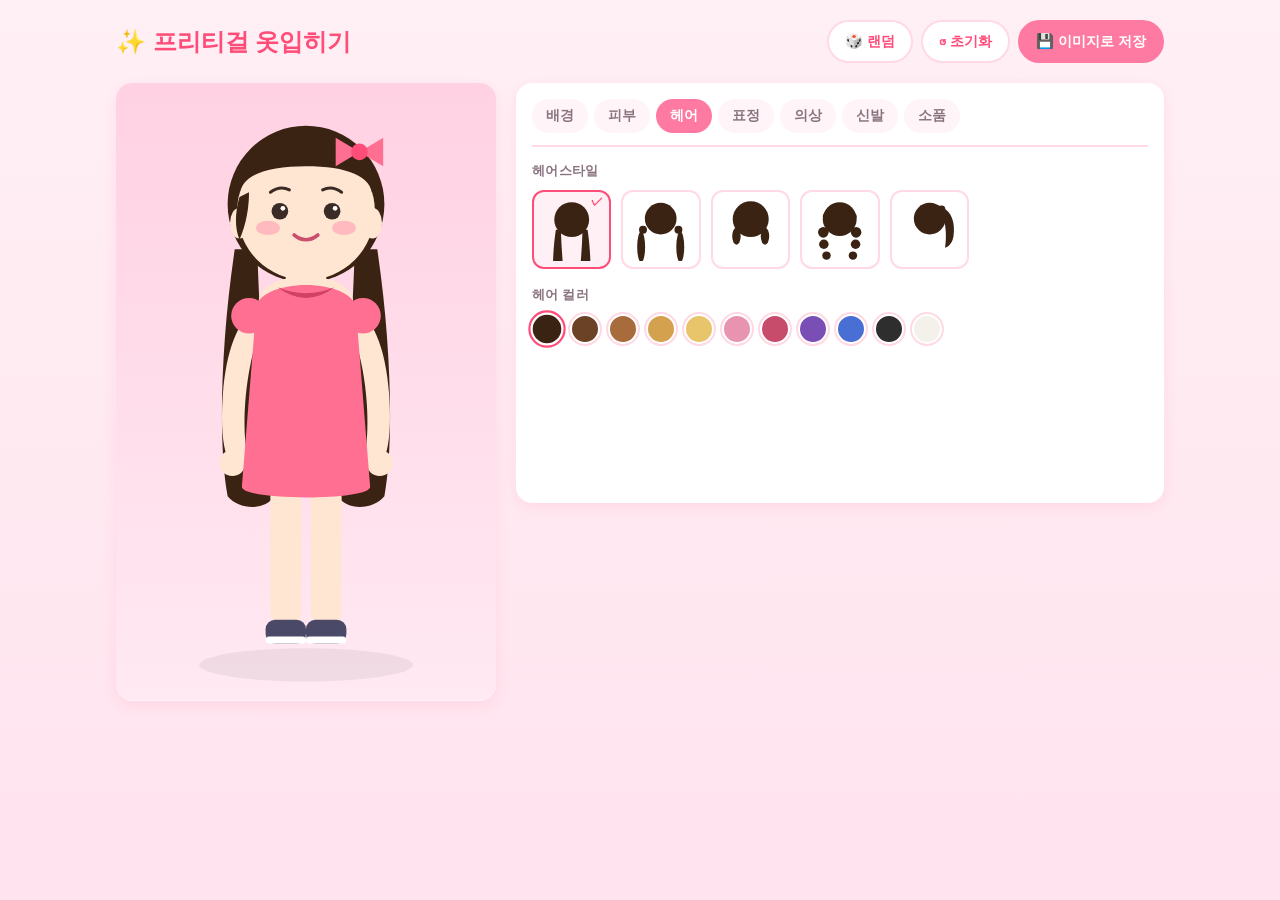
<file: index.html>
<!DOCTYPE html>
<html lang="ko">
<head>
<meta charset="UTF-8" />
<meta name="viewport" content="width=device-width, initial-scale=1.0" />
<title>프리티걸 옷입히기</title>
<link rel="stylesheet" href="style.css" />
</head>
<body>
  <div class="app">
    <header class="topbar">
      <h1>✨ 프리티걸 옷입히기</h1>
      <div class="topbar-actions">
        <button id="btn-random" class="btn">🎲 랜덤</button>
        <button id="btn-reset" class="btn">↺ 초기화</button>
        <button id="btn-save" class="btn btn-primary">💾 이미지로 저장</button>
      </div>
    </header>

    <main class="content">
      <section class="stage-wrap">
        <div id="stage" class="stage"></div>
      </section>

      <section class="panel">
        <nav id="tabs" class="tabs"></nav>
        <div id="tab-panels" class="tab-panels"></div>
      </section>
    </main>
  </div>

  <script src="script.js"></script>
</body>
</html>
</file>
<file: style.css>
:root {
  --pink: #ff7aa2;
  --pink-dark: #ff4d79;
  --bg-app: #fff5f8;
  --panel-bg: #ffffff;
  --border: #ffd9e3;
  --text: #4a3540;
  --text-soft: #8a7480;
  --radius: 16px;
  --shadow: 0 4px 14px rgba(255, 122, 162, 0.15);
}

* {
  box-sizing: border-box;
}

body {
  margin: 0;
  font-family: "Pretendard", "Apple SD Gothic Neo", "Malgun Gothic", sans-serif;
  background: linear-gradient(180deg, #fff0f5 0%, #ffe3ee 100%);
  color: var(--text);
  min-height: 100vh;
}

.app {
  max-width: 1080px;
  margin: 0 auto;
  padding: 20px 16px 60px;
}

.topbar {
  display: flex;
  align-items: center;
  justify-content: space-between;
  flex-wrap: wrap;
  gap: 12px;
  margin-bottom: 20px;
}

.topbar h1 {
  font-size: 1.5rem;
  margin: 0;
  color: var(--pink-dark);
}

.topbar-actions {
  display: flex;
  gap: 8px;
}

.btn {
  border: none;
  background: #fff;
  color: var(--pink-dark);
  border: 2px solid var(--border);
  padding: 10px 16px;
  border-radius: 999px;
  font-size: 0.9rem;
  font-weight: 600;
  cursor: pointer;
  transition: transform 0.12s ease, box-shadow 0.12s ease;
}

.btn:hover {
  transform: translateY(-2px);
  box-shadow: var(--shadow);
}

.btn:active {
  transform: translateY(0);
}

.btn-primary {
  background: var(--pink);
  color: #fff;
  border-color: var(--pink);
}

.content {
  display: grid;
  grid-template-columns: minmax(280px, 380px) 1fr;
  gap: 20px;
  align-items: start;
}

@media (max-width: 800px) {
  .content {
    grid-template-columns: 1fr;
  }

  .stage-wrap {
    position: static;
  }
}

.stage-wrap {
  position: sticky;
  top: 16px;
}

.stage {
  background: var(--panel-bg);
  border-radius: var(--radius);
  box-shadow: var(--shadow);
  overflow: hidden;
  aspect-ratio: 320 / 520;
  width: 100%;
  max-width: 380px;
  margin: 0 auto;
}

.stage svg {
  width: 100%;
  height: 100%;
  display: block;
}

.panel {
  background: var(--panel-bg);
  border-radius: var(--radius);
  box-shadow: var(--shadow);
  padding: 16px;
  min-height: 420px;
}

.tabs {
  display: flex;
  flex-wrap: wrap;
  gap: 6px;
  margin-bottom: 16px;
  border-bottom: 2px solid var(--border);
  padding-bottom: 12px;
}

.tab-btn {
  border: none;
  background: #fff5f8;
  color: var(--text-soft);
  padding: 8px 14px;
  border-radius: 999px;
  font-size: 0.85rem;
  font-weight: 600;
  cursor: pointer;
  white-space: nowrap;
}

.tab-btn.active {
  background: var(--pink);
  color: #fff;
}

.tab-panel {
  display: none;
}

.tab-panel.active {
  display: block;
}

.section-title {
  font-size: 0.8rem;
  font-weight: 700;
  color: var(--text-soft);
  margin: 0 0 10px;
  letter-spacing: 0.02em;
}

.option-grid {
  display: grid;
  grid-template-columns: repeat(auto-fill, minmax(72px, 1fr));
  gap: 10px;
  margin-bottom: 18px;
}

.option-item {
  border: 2px solid var(--border);
  background: #fff;
  border-radius: 12px;
  cursor: pointer;
  padding: 6px;
  display: flex;
  align-items: center;
  justify-content: center;
  aspect-ratio: 1 / 1;
  transition: border-color 0.12s ease, transform 0.12s ease;
  position: relative;
}

.option-item:hover {
  transform: translateY(-2px);
  border-color: var(--pink);
}

.option-item.selected {
  border-color: var(--pink-dark);
  background: #fff0f5;
}

.option-item.selected::after {
  content: "✓";
  position: absolute;
  top: 2px;
  right: 6px;
  color: var(--pink-dark);
  font-size: 0.75rem;
  font-weight: 900;
}

.option-item svg {
  width: 100%;
  height: 100%;
}

.option-item .label {
  font-size: 0.65rem;
  color: var(--text-soft);
}

.swatch-row {
  display: flex;
  flex-wrap: wrap;
  gap: 8px;
  margin-bottom: 18px;
}

.swatch {
  width: 30px;
  height: 30px;
  border-radius: 50%;
  border: 2px solid #fff;
  outline: 2px solid var(--border);
  cursor: pointer;
  transition: transform 0.12s ease, outline-color 0.12s ease;
}

.swatch:hover {
  transform: scale(1.1);
}

.swatch.selected {
  outline-color: var(--pink-dark);
  transform: scale(1.1);
}

.toggle-chip {
  border: 2px solid var(--border);
  background: #fff;
  padding: 10px 14px;
  border-radius: 12px;
  cursor: pointer;
  font-size: 0.85rem;
  font-weight: 600;
  color: var(--text-soft);
  display: flex;
  align-items: center;
  gap: 6px;
}

.toggle-chip.on {
  border-color: var(--pink-dark);
  background: #fff0f5;
  color: var(--pink-dark);
}

.chip-grid {
  display: flex;
  flex-wrap: wrap;
  gap: 8px;
  margin-bottom: 18px;
}

footer.credit {
  text-align: center;
  color: var(--text-soft);
  font-size: 0.75rem;
  margin-top: 24px;
}
</file>
